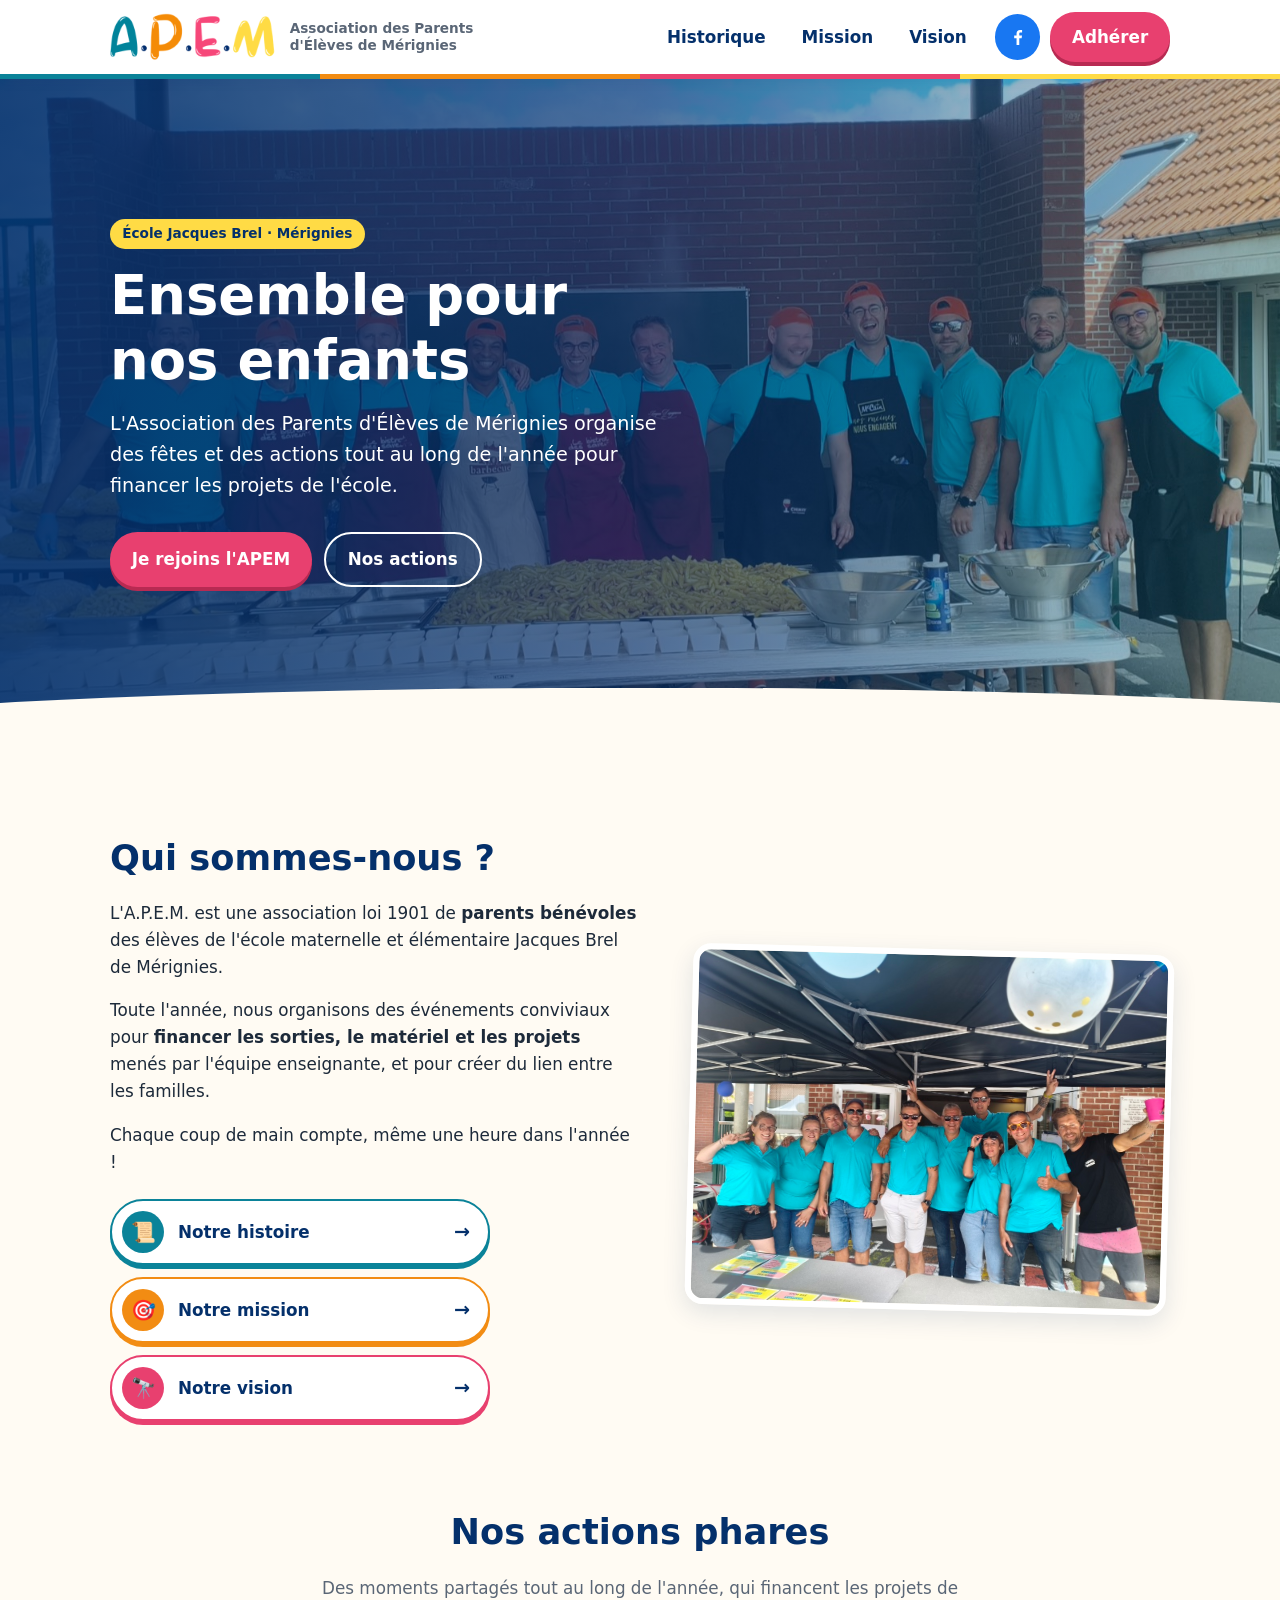
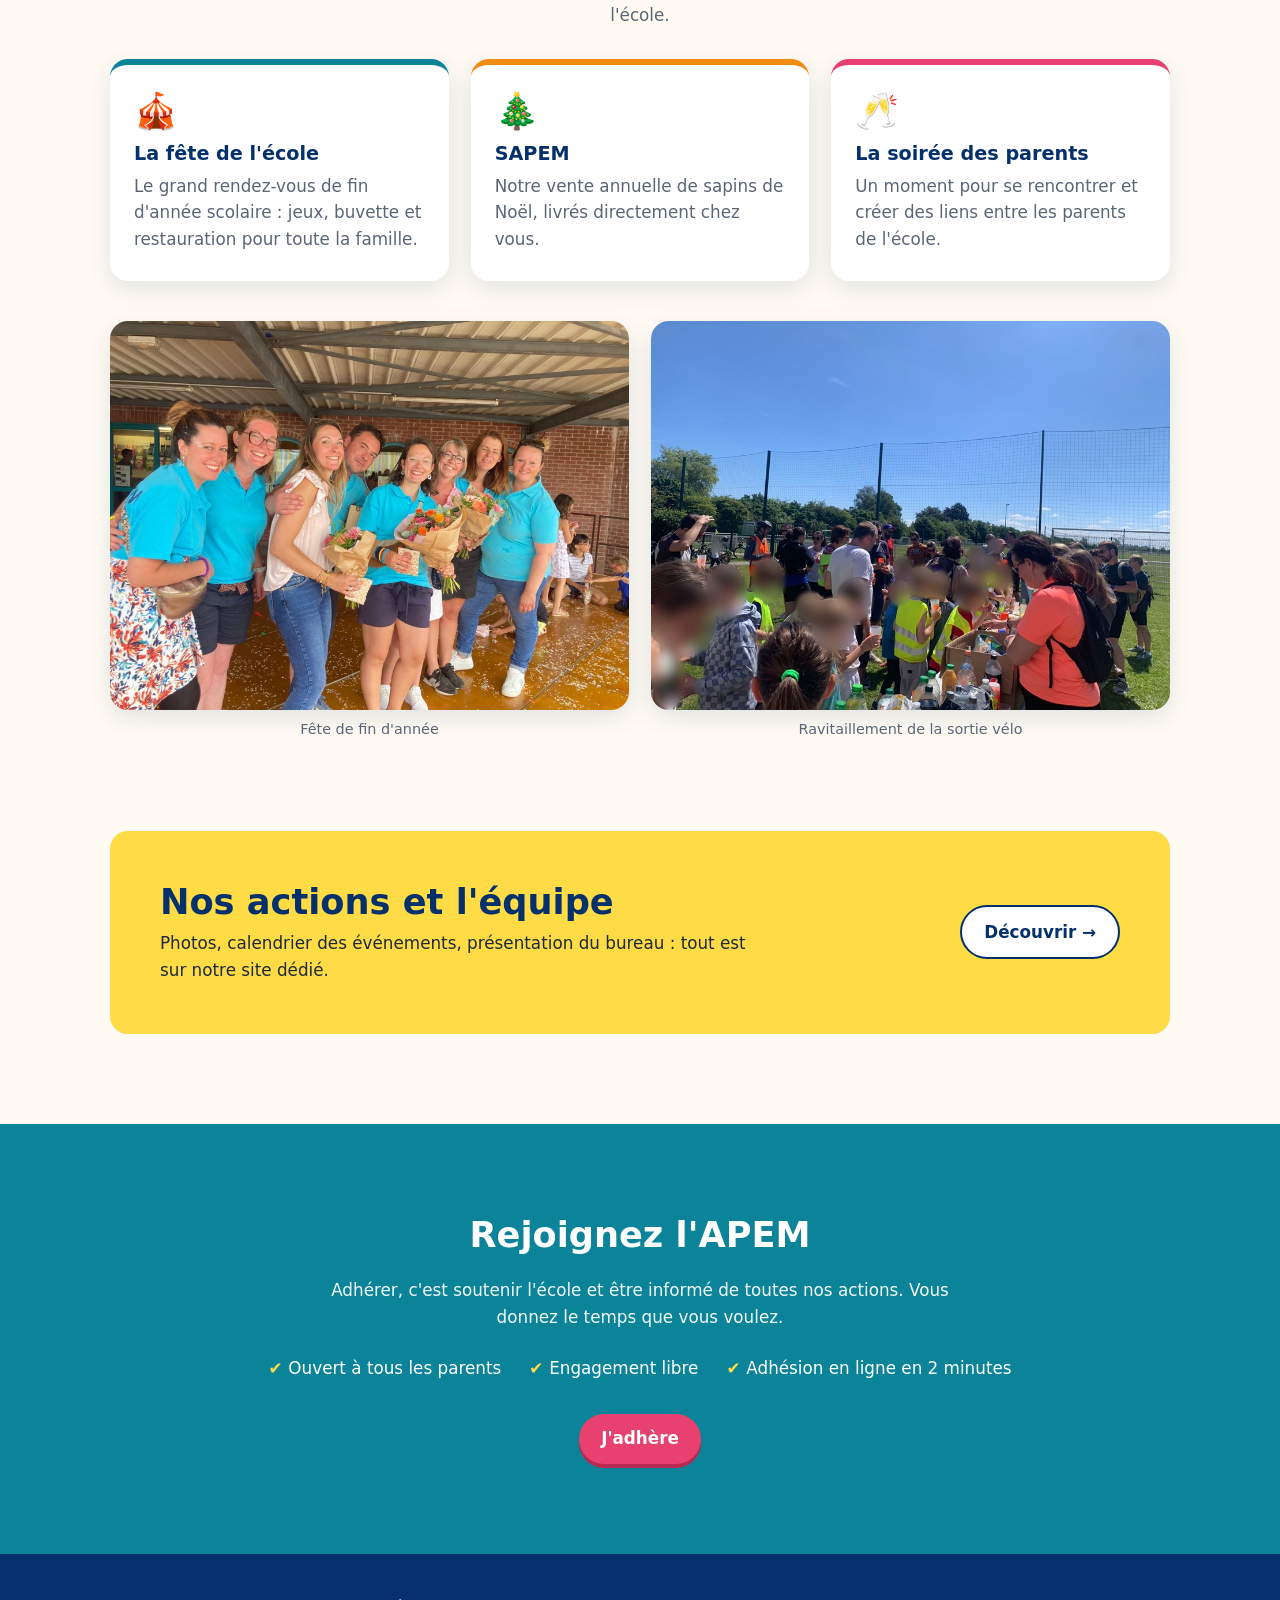
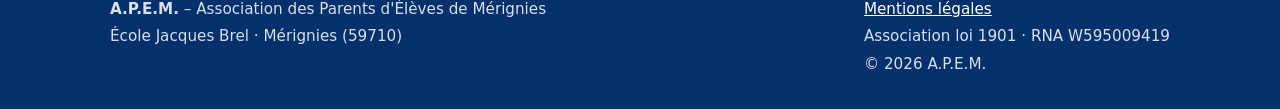
<file: index.html>
<!DOCTYPE html>
<html lang="fr">
<head>
  <meta charset="utf-8">
  <meta name="viewport" content="width=device-width, initial-scale=1">
  <title>A.P.E.M. – Association des Parents d'Élèves de Mérignies</title>
  <meta name="description" content="L'A.P.E.M. rassemble les parents d'élèves de l'école Jacques Brel de Mérignies : fêtes, sorties, projets pour les enfants. Rejoignez-nous !">
  <link rel="icon" type="image/png" href="assets/img/favicon.png">
  <link rel="stylesheet" href="assets/style.css">
  <meta property="og:title" content="A.P.E.M. – Parents d'Élèves de Mérignies">
  <meta property="og:description" content="Des parents qui s'engagent pour les enfants de l'école Jacques Brel.">
  <meta property="og:image" content="assets/img/hero.jpg">
</head>
<body>

<!-- ===== HEADER ===== -->
<header class="header">
  <div class="conteneur">
    <a class="logo" href="./" aria-label="A.P.E.M. – accueil">
      <img src="assets/img/logo.png" alt="A.P.E.M." width="166" height="48">
      <span>Association des Parents<br>d'Élèves de Mérignies</span>
    </a>
    <nav class="menu" aria-label="Menu principal">
      <a href="historique.html">Historique</a>
      <a href="mission.html">Mission</a>
      <a href="vision.html">Vision</a>
    </nav>
    <div class="actions-header">
      <a class="btn btn-facebook" href="https://www.facebook.com/groups/1533033094977660/" target="_blank" rel="noopener" aria-label="Notre groupe Facebook (nouvel onglet)">
        <svg viewBox="0 0 24 24" aria-hidden="true"><path d="M13.5 21v-7.5h2.6l.4-3h-3V8.6c0-.9.3-1.5 1.5-1.5h1.6V4.4c-.3 0-1.2-.1-2.3-.1-2.3 0-3.8 1.4-3.8 3.9v2.3H7.9v3h2.6V21h3z"/></svg>
      </a>
      <a class="btn btn-adherer" href="https://www.helloasso.com/associations/association-des-parents-d-eleves-de-merignies/adhesions/adhesion-apem-2026-2027" target="_blank" rel="noopener">Adhérer</a>
    </div>
  </div>
</header>

<main>

  <!-- ===== HERO ===== -->
  <section class="hero">
    <div class="conteneur">
      <span class="etiquette">École Jacques Brel · Mérignies</span>
      <h1>Ensemble pour nos enfants</h1>
      <p>L'Association des Parents d'Élèves de Mérignies organise des fêtes et des actions tout au long de l'année pour financer les projets de l'école.</p>
      <div class="boutons">
        <a class="btn btn-adherer" href="https://www.helloasso.com/associations/association-des-parents-d-eleves-de-merignies/adhesions/adhesion-apem-2026-2027" target="_blank" rel="noopener">Je rejoins l'APEM</a>
        <a class="btn btn-secondaire" href="https://sites.google.com/apemerignies.fr/apem/accueil" target="_blank" rel="noopener">Nos actions</a>
      </div>
    </div>
  </section>

  <!-- ===== QUI SOMMES-NOUS ===== -->
  <section>
    <div class="conteneur intro">
      <div>
        <h2>Qui sommes-nous ?</h2>
        <p>L'A.P.E.M. est une association loi 1901 de <strong>parents bénévoles</strong> des élèves de l'école maternelle et élémentaire Jacques Brel de Mérignies.</p>
        <p>Toute l'année, nous organisons des événements conviviaux pour <strong>financer les sorties, le matériel et les projets</strong> menés par l'équipe enseignante, et pour créer du lien entre les familles.</p>
        <p>Chaque coup de main compte, même une heure dans l'année !</p>
        <div class="liens-decouvrir">
          <a class="btn-decouvrir" style="--c: var(--canard)" href="historique.html"><span class="pastille" aria-hidden="true">📜</span>Notre histoire<span class="fleche" aria-hidden="true">→</span></a>
          <a class="btn-decouvrir" style="--c: var(--orange)" href="mission.html"><span class="pastille" aria-hidden="true">🎯</span>Notre mission<span class="fleche" aria-hidden="true">→</span></a>
          <a class="btn-decouvrir" style="--c: var(--rose)" href="vision.html"><span class="pastille" aria-hidden="true">🔭</span>Notre vision<span class="fleche" aria-hidden="true">→</span></a>
        </div>
      </div>
      <img src="assets/img/equipe-bar.jpg" alt="Les bénévoles de l'APEM au bar de la fête de l'école" width="1100" height="825" loading="lazy">
    </div>
  </section>

  <!-- ===== CE QUE NOUS FAISONS ===== -->
  <section class="sans-haut">
    <div class="conteneur centre">
      <h2>Nos actions phares</h2>
      <p>Des moments partagés tout au long de l'année, qui financent les projets de l'école.</p>
      <div class="cartes">
        <article class="carte" style="--c: var(--canard)">
          <div class="icone" aria-hidden="true">🎪</div>
          <h3>La fête de l'école</h3>
          <p>Le grand rendez-vous de fin d'année scolaire : jeux, buvette et restauration pour toute la famille.</p>
        </article>
        <article class="carte" style="--c: var(--orange)">
          <div class="icone" aria-hidden="true">🎄</div>
          <h3>SAPEM</h3>
          <p>Notre vente annuelle de sapins de Noël, livrés directement chez vous.</p>
        </article>
        <article class="carte" style="--c: var(--rose)">
          <div class="icone" aria-hidden="true">🥂</div>
          <h3>La soirée des parents</h3>
          <p>Un moment pour se rencontrer et créer des liens entre les parents de l'école.</p>
        </article>
      </div>
      <div class="galerie">
        <figure>
          <img src="assets/img/equipe-fete.jpg" alt="L'équipe de l'APEM à la fête de fin d'année" width="900" height="675" loading="lazy">
          <figcaption>Fête de fin d'année</figcaption>
        </figure>
        <figure>
          <img src="assets/img/rallye-velo.jpg" alt="Ravitaillement des enfants lors d'une sortie à vélo (visages floutés)" width="900" height="675" loading="lazy">
          <figcaption>Ravitaillement de la sortie vélo</figcaption>
        </figure>
      </div>
    </div>
  </section>

  <!-- ===== LIEN GOOGLE SITE ===== -->
  <section class="sans-haut">
    <div class="conteneur">
      <div class="bandeau">
        <div>
          <h2>Nos actions et l'équipe</h2>
          <p>Photos, calendrier des événements, présentation du bureau : tout est sur notre site dédié.</p>
        </div>
        <a class="btn btn-secondaire" href="https://sites.google.com/apemerignies.fr/apem/accueil" target="_blank" rel="noopener">Découvrir →</a>
      </div>
    </div>
  </section>

  <!-- ===== ADHÉSION ===== -->
  <section class="adhesion" id="adherer">
    <div class="conteneur centre">
      <h2>Rejoignez l'APEM</h2>
      <p>Adhérer, c'est soutenir l'école et être informé de toutes nos actions. Vous donnez le temps que vous voulez.</p>
      <ul>
        <li>Ouvert à tous les parents</li>
        <li>Engagement libre</li>
        <li>Adhésion en ligne en 2 minutes</li>
      </ul>
      <a class="btn btn-adherer" href="https://www.helloasso.com/associations/association-des-parents-d-eleves-de-merignies/adhesions/adhesion-apem-2026-2027" target="_blank" rel="noopener">J'adhère</a>
    </div>
  </section>

</main>

<!-- ===== FOOTER ===== -->
<footer class="footer">
  <div class="conteneur">
    <div>
      <p><strong>A.P.E.M.</strong> – Association des Parents d'Élèves de Mérignies</p>
      <p>École Jacques Brel · Mérignies (59710)</p>
    </div>
    <div>
      <p><a href="mentions-legales.html">Mentions légales</a></p>
      <p>Association loi 1901 · RNA W595009419</p>
      <p>© 2026 A.P.E.M.</p>
    </div>
  </div>
</footer>

</body>
</html>
</file>
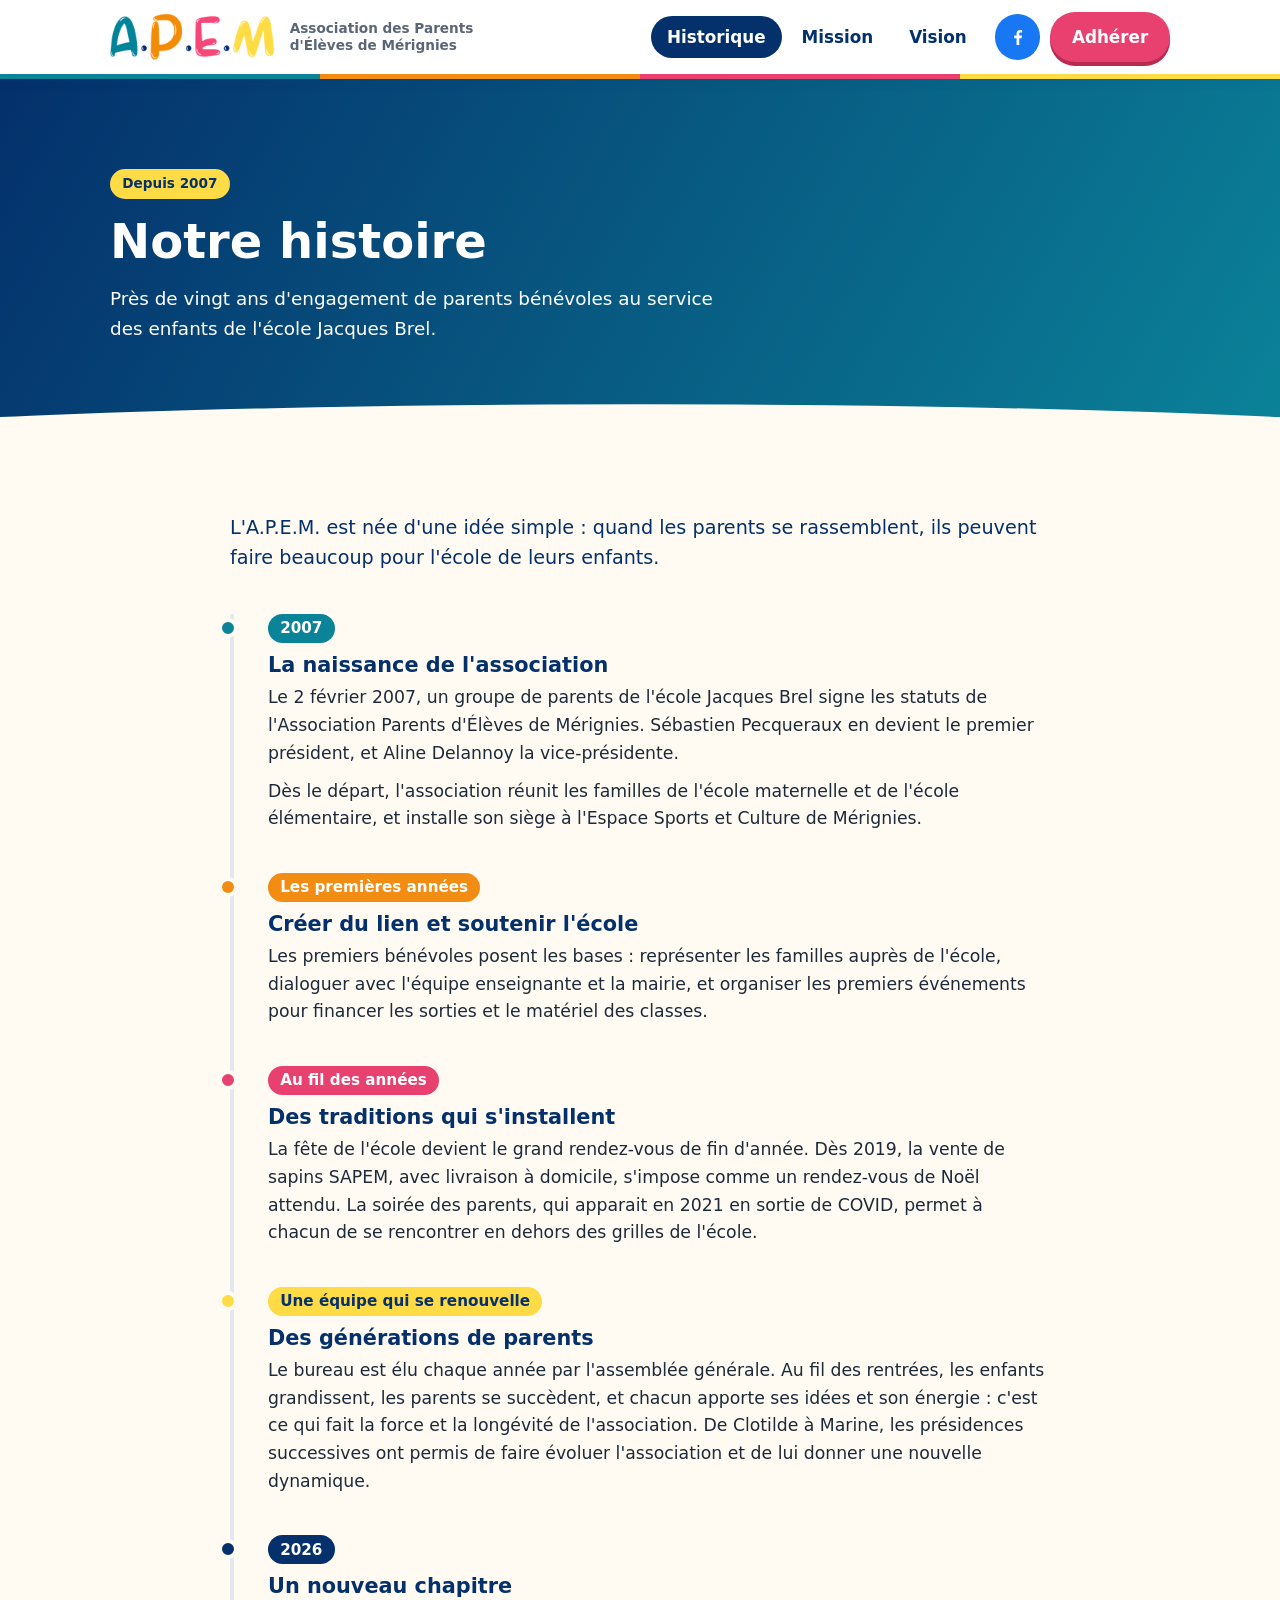
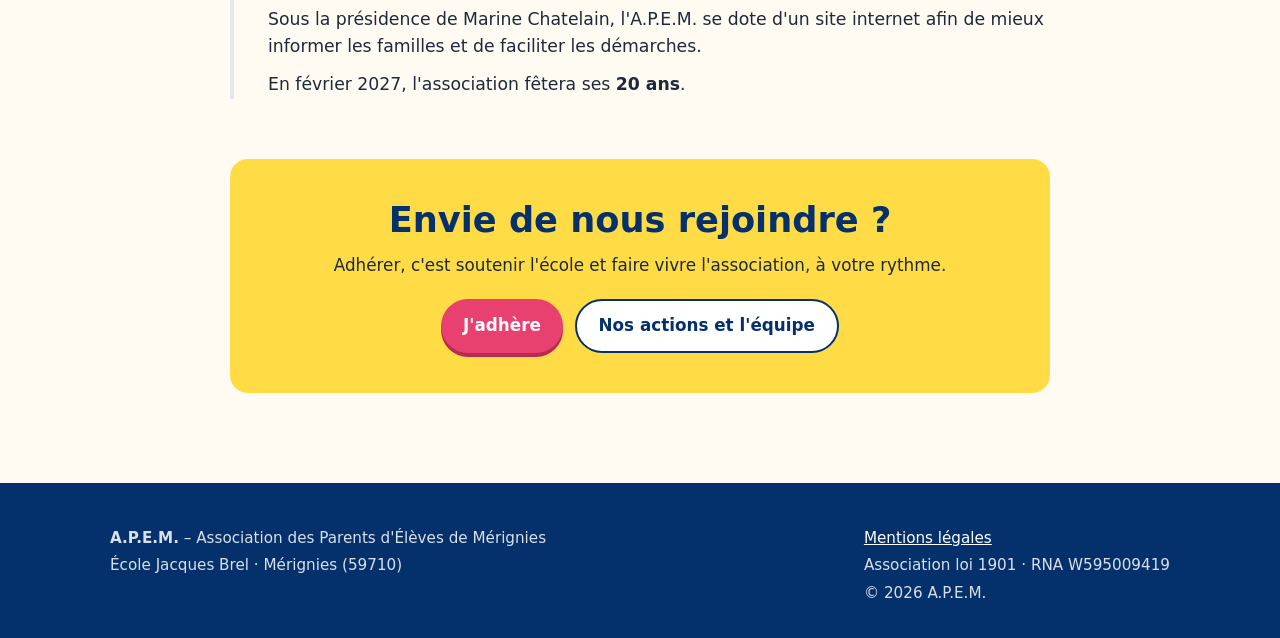
<file: historique.html>
<!DOCTYPE html>
<html lang="fr">
<head>
  <meta charset="utf-8">
  <meta name="viewport" content="width=device-width, initial-scale=1">
  <title>Historique – A.P.E.M. Mérignies</title>
  <meta name="description" content="L'histoire de l'A.P.E.M., l'association des parents d'élèves de l'école Jacques Brel de Mérignies, créée en 2007.">
  <link rel="icon" type="image/png" href="assets/img/favicon.png">
  <link rel="stylesheet" href="assets/style.css">
</head>
<body>

<header class="header">
  <div class="conteneur">
    <a class="logo" href="./" aria-label="A.P.E.M. – accueil">
      <img src="assets/img/logo.png" alt="A.P.E.M." width="166" height="48">
      <span>Association des Parents<br>d'Élèves de Mérignies</span>
    </a>
    <nav class="menu" aria-label="Menu principal">
      <a href="historique.html" aria-current="page">Historique</a>
      <a href="mission.html">Mission</a>
      <a href="vision.html">Vision</a>
    </nav>
    <div class="actions-header">
      <a class="btn btn-facebook" href="https://www.facebook.com/groups/1533033094977660/" target="_blank" rel="noopener" aria-label="Notre groupe Facebook (nouvel onglet)">
        <svg viewBox="0 0 24 24" aria-hidden="true"><path d="M13.5 21v-7.5h2.6l.4-3h-3V8.6c0-.9.3-1.5 1.5-1.5h1.6V4.4c-.3 0-1.2-.1-2.3-.1-2.3 0-3.8 1.4-3.8 3.9v2.3H7.9v3h2.6V21h3z"/></svg>
      </a>
      <a class="btn btn-adherer" href="https://www.helloasso.com/associations/association-des-parents-d-eleves-de-merignies/adhesions/adhesion-apem-2026-2027" target="_blank" rel="noopener">Adhérer</a>
    </div>
  </div>
</header>

<main>
  <section class="entete-page">
    <div class="conteneur">
      <span class="etiquette">Depuis 2007</span>
      <h1>Notre histoire</h1>
      <p>Près de vingt ans d'engagement de parents bénévoles au service des enfants de l'école Jacques Brel.</p>
    </div>
  </section>

  <section>
    <div class="conteneur contenu">
      <p class="chapo">L'A.P.E.M. est née d'une idée simple : quand les parents se rassemblent, ils peuvent faire beaucoup pour l'école de leurs enfants.</p>

      <ol class="frise">
        <li style="--c: var(--canard)">
          <span class="date">2007</span>
          <h3>La naissance de l'association</h3>
          <p>Le 2 février 2007, un groupe de parents de l'école Jacques Brel signe les statuts de l'Association Parents d'Élèves de Mérignies. Sébastien Pecqueraux en devient le premier président, et Aline Delannoy la vice-présidente.</p>
          <p>Dès le départ, l'association réunit les familles de l'école maternelle et de l'école élémentaire, et installe son siège à l'Espace Sports et Culture de Mérignies.</p>
        </li>
        <li style="--c: var(--orange)">
          <span class="date">Les premières années</span>
          <h3>Créer du lien et soutenir l'école</h3>
          <p>Les premiers bénévoles posent les bases : représenter les familles auprès de l'école, dialoguer avec l'équipe enseignante et la mairie, et organiser les premiers événements pour financer les sorties et le matériel des classes.</p>
        </li>
        <li style="--c: var(--rose)">
          <span class="date">Au fil des années</span>
          <h3>Des traditions qui s'installent</h3>
          <p>La fête de l'école devient le grand rendez-vous de fin d'année. Dès 2019, la vente de sapins SAPEM, avec livraison à domicile, s'impose comme un rendez-vous de Noël attendu. La soirée des parents, qui apparait en 2021 en sortie de COVID, permet à chacun de se rencontrer en dehors des grilles de l'école.</p>
        </li>
        <li style="--c: var(--jaune); --t: var(--marine)">
          <span class="date">Une équipe qui se renouvelle</span>
          <h3>Des générations de parents</h3>
          <p>Le bureau est élu chaque année par l'assemblée générale. Au fil des rentrées, les enfants grandissent, les parents se succèdent, et chacun apporte ses idées et son énergie : c'est ce qui fait la force et la longévité de l'association. De Clotilde à Marine, les présidences successives ont permis de faire évoluer l'association et de lui donner une nouvelle dynamique.</p>
        </li>
        <li style="--c: var(--marine)">
          <span class="date">2026</span>
          <h3>Un nouveau chapitre</h3>
          <p>Sous la présidence de Marine Chatelain, l'A.P.E.M. se dote d'un site internet afin de mieux informer les familles et de faciliter les démarches.</p>
          <p>En février 2027, l'association fêtera ses <strong>20 ans</strong>.</p>
        </li>
      </ol>
    <div class="cta-page">
      <h2>Envie de nous rejoindre ?</h2>
      <p>Adhérer, c'est soutenir l'école et faire vivre l'association, à votre rythme.</p>
      <div class="boutons">
        <a class="btn btn-adherer" href="https://www.helloasso.com/associations/association-des-parents-d-eleves-de-merignies/adhesions/adhesion-apem-2026-2027" target="_blank" rel="noopener">J'adhère</a>
        <a class="btn btn-secondaire" href="https://sites.google.com/apemerignies.fr/apem/accueil" target="_blank" rel="noopener">Nos actions et l'équipe</a>
      </div>
    </div>
    </div>
  </section>
</main>

<footer class="footer">
  <div class="conteneur">
    <div>
      <p><strong>A.P.E.M.</strong> – Association des Parents d'Élèves de Mérignies</p>
      <p>École Jacques Brel · Mérignies (59710)</p>
    </div>
    <div>
      <p><a href="mentions-legales.html">Mentions légales</a></p>
      <p>Association loi 1901 · RNA W595009419</p>
      <p>© 2026 A.P.E.M.</p>
    </div>
  </div>
</footer>

</body>
</html>
</file>
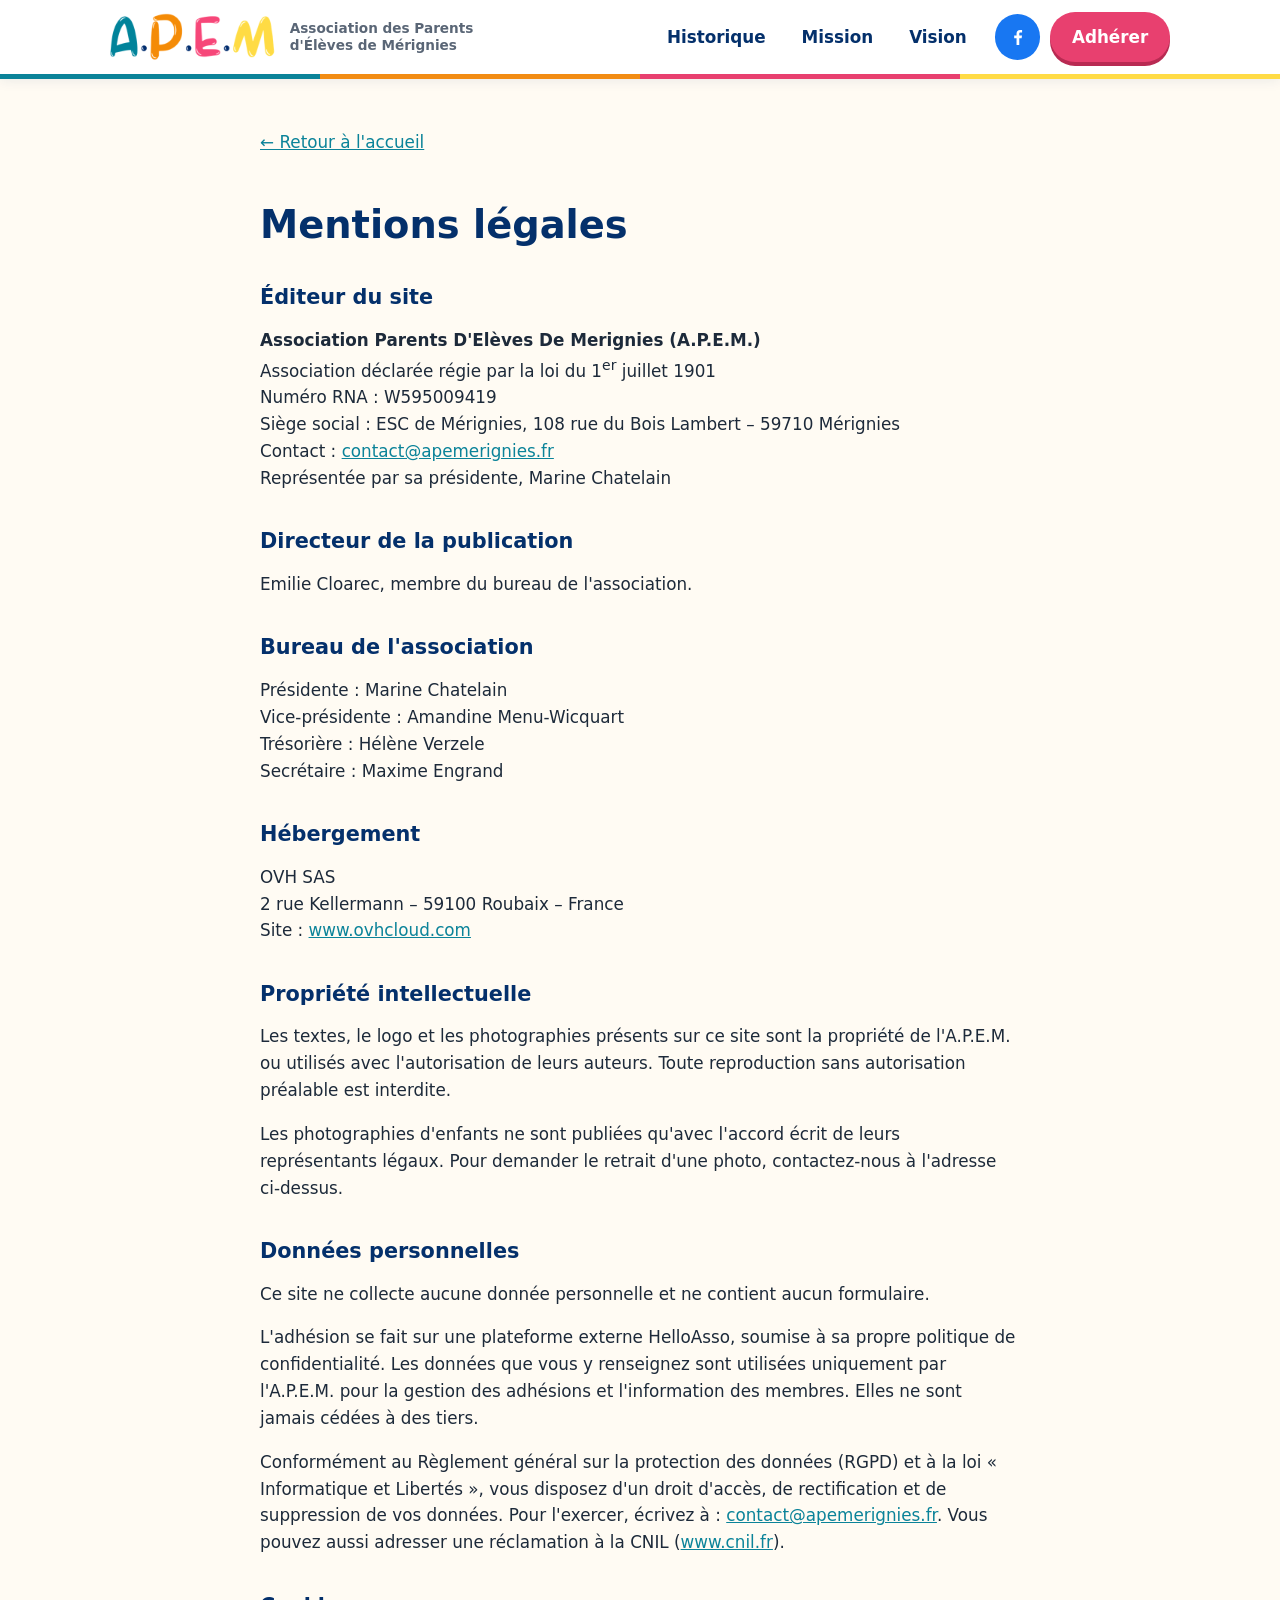
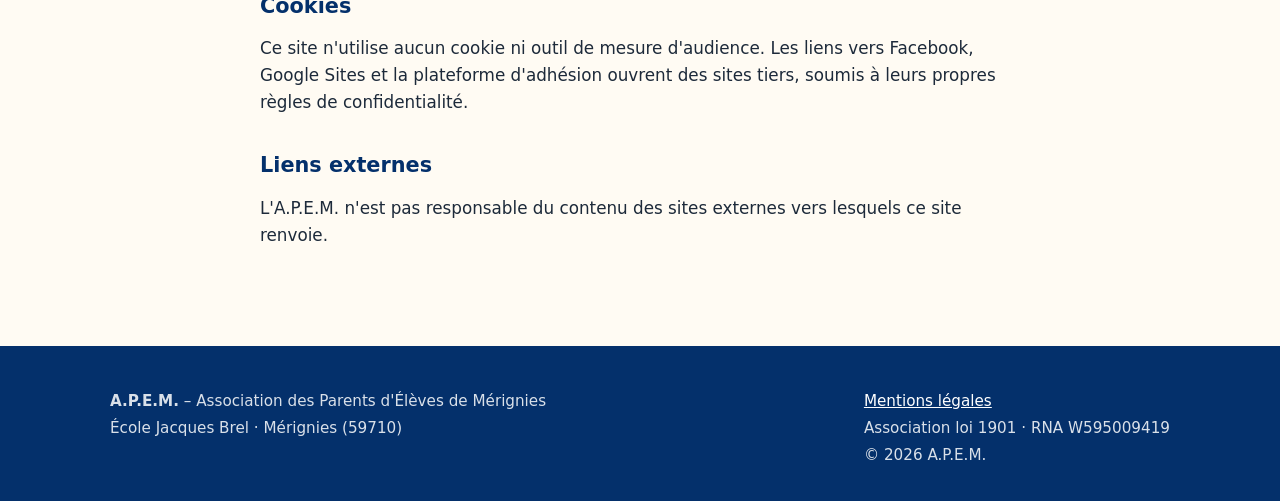
<file: mentions-legales.html>
<!DOCTYPE html>
<html lang="fr">
<head>
  <meta charset="utf-8">
  <meta name="viewport" content="width=device-width, initial-scale=1">
  <title>Mentions légales – A.P.E.M.</title>
  <meta name="robots" content="noindex">
  <link rel="icon" type="image/png" href="assets/img/favicon.png">
  <link rel="stylesheet" href="assets/style.css">
</head>
<body>

<header class="header">
  <div class="conteneur">
    <a class="logo" href="./" aria-label="A.P.E.M. – accueil">
      <img src="assets/img/logo.png" alt="A.P.E.M." width="166" height="48">
      <span>Association des Parents<br>d'Élèves de Mérignies</span>
    </a>
    <nav class="menu" aria-label="Menu principal">
      <a href="historique.html">Historique</a>
      <a href="mission.html">Mission</a>
      <a href="vision.html">Vision</a>
    </nav>
    <div class="actions-header">
      <a class="btn btn-facebook" href="https://www.facebook.com/groups/1533033094977660/" target="_blank" rel="noopener" aria-label="Notre groupe Facebook (nouvel onglet)">
        <svg viewBox="0 0 24 24" aria-hidden="true"><path d="M13.5 21v-7.5h2.6l.4-3h-3V8.6c0-.9.3-1.5 1.5-1.5h1.6V4.4c-.3 0-1.2-.1-2.3-.1-2.3 0-3.8 1.4-3.8 3.9v2.3H7.9v3h2.6V21h3z"/></svg>
      </a>
      <a class="btn btn-adherer" href="https://www.helloasso.com/associations/association-des-parents-d-eleves-de-merignies/adhesions/adhesion-apem-2026-2027" target="_blank" rel="noopener">Adhérer</a>
    </div>
  </div>
</header>

<main class="conteneur page">
  <a class="retour" href="./">← Retour à l'accueil</a>
  <h1>Mentions légales</h1>

  <h2>Éditeur du site</h2>
  <p>
    <strong>Association Parents D'Elèves De Merignies (A.P.E.M.)</strong><br>
    Association déclarée régie par la loi du 1<sup>er</sup> juillet 1901<br>
    Numéro RNA : W595009419<br>
    Siège social : ESC de Mérignies, 108 rue du Bois Lambert – 59710 Mérignies<br>
    Contact : <a href="mailto:contact@apemerignies.fr">contact@apemerignies.fr</a><br>
    Représentée par sa présidente, Marine Chatelain
  </p>

  <h2>Directeur de la publication</h2>
  <p>Emilie Cloarec, membre du bureau de l'association.</p>

  <h2>Bureau de l'association</h2>
  <p>
    Présidente : Marine Chatelain<br>
    Vice-présidente : Amandine Menu-Wicquart<br>
    Trésorière : Hélène Verzele<br>
    Secrétaire : Maxime Engrand
  </p>

  <h2>Hébergement</h2>
  <p>
    OVH SAS<br>
    2 rue Kellermann – 59100 Roubaix – France<br>
    Site : <a href="https://www.ovhcloud.com" target="_blank" rel="noopener">www.ovhcloud.com</a>
  </p>

  <h2>Propriété intellectuelle</h2>
  <p>Les textes, le logo et les photographies présents sur ce site sont la propriété de l'A.P.E.M. ou utilisés avec l'autorisation de leurs auteurs. Toute reproduction sans autorisation préalable est interdite.</p>
  <p>Les photographies d'enfants ne sont publiées qu'avec l'accord écrit de leurs représentants légaux. Pour demander le retrait d'une photo, contactez-nous à l'adresse ci-dessus.</p>

  <h2>Données personnelles</h2>
  <p>Ce site ne collecte aucune donnée personnelle et ne contient aucun formulaire.</p>
  <p>L'adhésion se fait sur une plateforme externe HelloAsso, soumise à sa propre politique de confidentialité. Les données que vous y renseignez sont utilisées uniquement par l'A.P.E.M. pour la gestion des adhésions et l'information des membres. Elles ne sont jamais cédées à des tiers.</p>
  <p>Conformément au Règlement général sur la protection des données (RGPD) et à la loi « Informatique et Libertés », vous disposez d'un droit d'accès, de rectification et de suppression de vos données. Pour l'exercer, écrivez à : <a href="mailto:contact@apemerignies.fr">contact@apemerignies.fr</a>. Vous pouvez aussi adresser une réclamation à la CNIL (<a href="https://www.cnil.fr" target="_blank" rel="noopener">www.cnil.fr</a>).</p>

  <h2>Cookies</h2>
  <p>Ce site n'utilise aucun cookie ni outil de mesure d'audience. Les liens vers Facebook, Google Sites et la plateforme d'adhésion ouvrent des sites tiers, soumis à leurs propres règles de confidentialité.</p>

  <h2>Liens externes</h2>
  <p>L'A.P.E.M. n'est pas responsable du contenu des sites externes vers lesquels ce site renvoie.</p>
</main>

<footer class="footer">
  <div class="conteneur">
    <div>
      <p><strong>A.P.E.M.</strong> – Association des Parents d'Élèves de Mérignies</p>
      <p>École Jacques Brel · Mérignies (59710)</p>
    </div>
    <div>
      <p><a href="mentions-legales.html">Mentions légales</a></p>
      <p>Association loi 1901 · RNA W595009419</p>
      <p>© 2026 A.P.E.M.</p>
    </div>
  </div>
</footer>

</body>
</html>
</file>
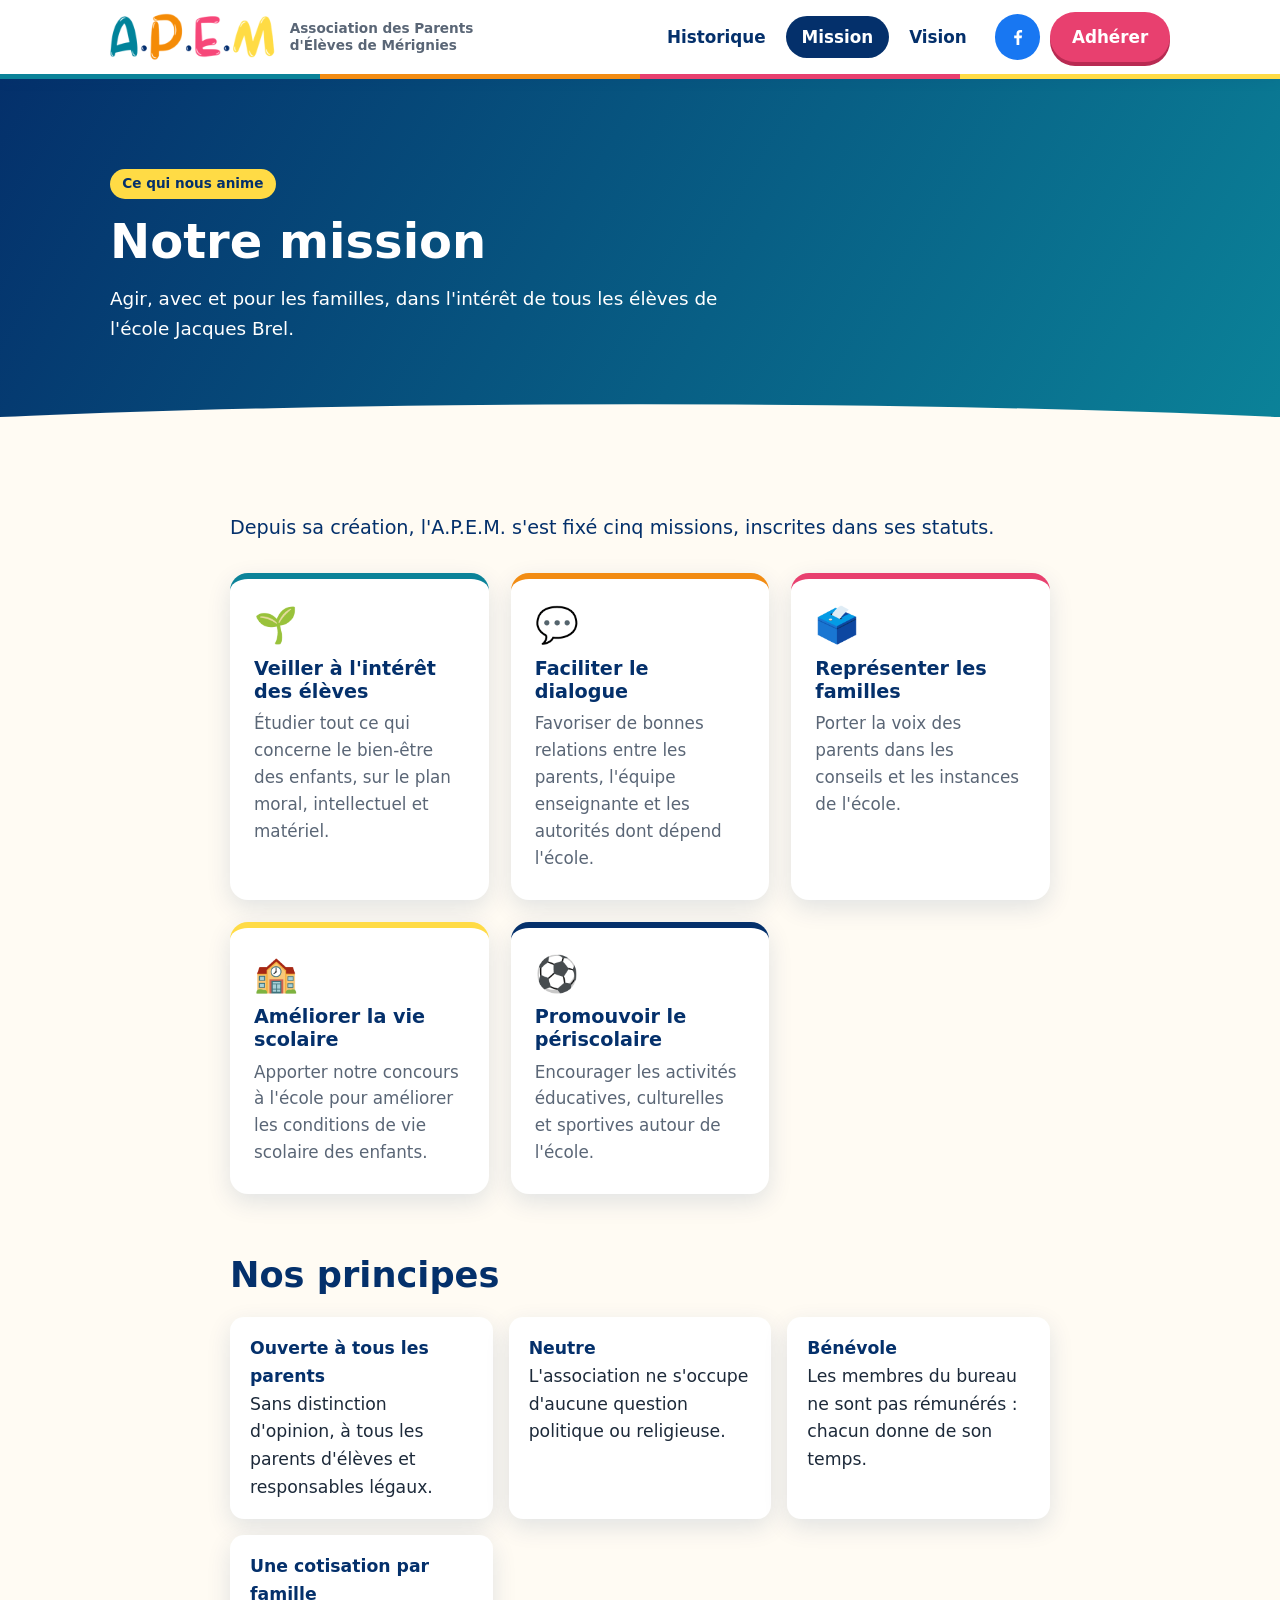
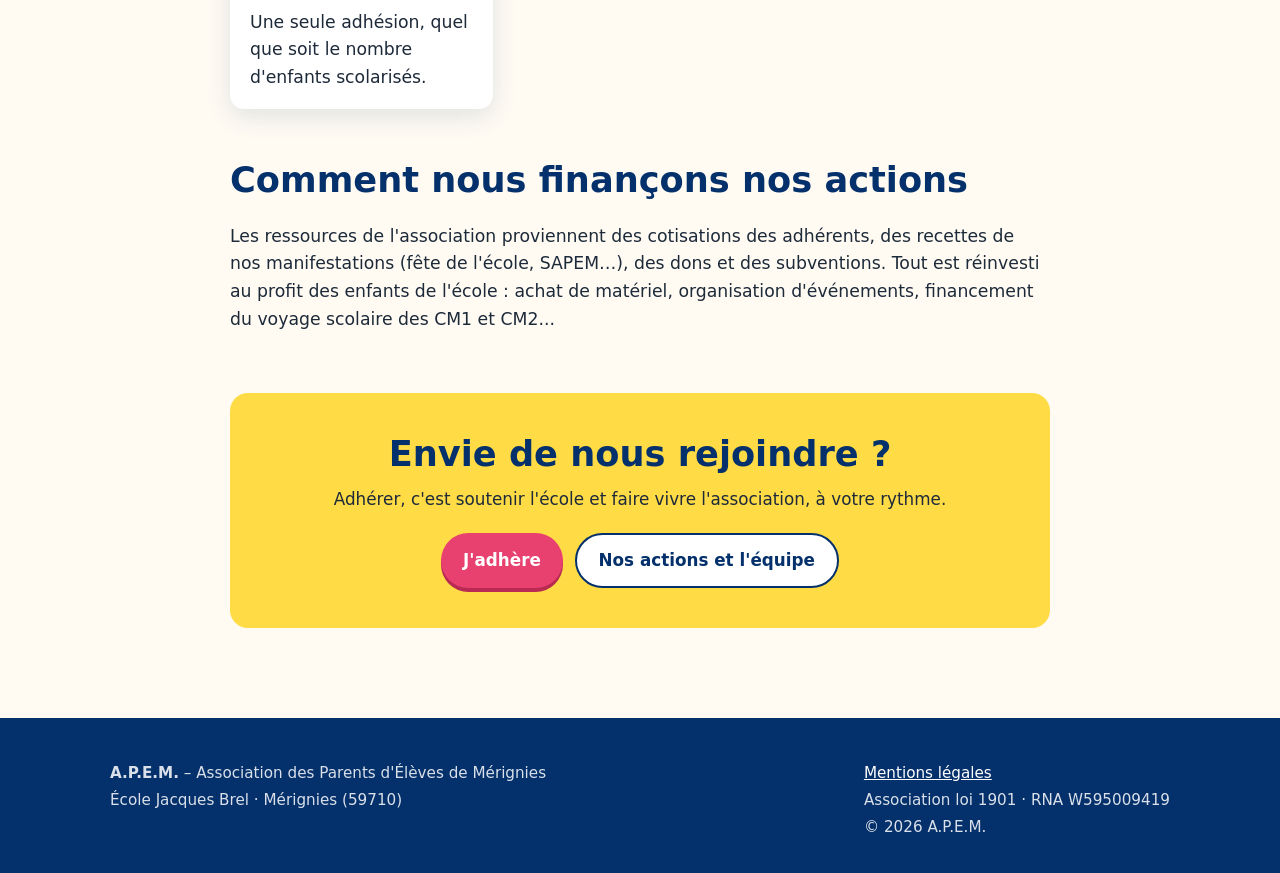
<file: mission.html>
<!DOCTYPE html>
<html lang="fr">
<head>
  <meta charset="utf-8">
  <meta name="viewport" content="width=device-width, initial-scale=1">
  <title>Mission – A.P.E.M. Mérignies</title>
  <meta name="description" content="Les missions de l'A.P.E.M. : défendre l'intérêt des élèves, représenter les familles et améliorer la vie scolaire à l'école Jacques Brel de Mérignies.">
  <link rel="icon" type="image/png" href="assets/img/favicon.png">
  <link rel="stylesheet" href="assets/style.css">
</head>
<body>

<header class="header">
  <div class="conteneur">
    <a class="logo" href="./" aria-label="A.P.E.M. – accueil">
      <img src="assets/img/logo.png" alt="A.P.E.M." width="166" height="48">
      <span>Association des Parents<br>d'Élèves de Mérignies</span>
    </a>
    <nav class="menu" aria-label="Menu principal">
      <a href="historique.html">Historique</a>
      <a href="mission.html" aria-current="page">Mission</a>
      <a href="vision.html">Vision</a>
    </nav>
    <div class="actions-header">
      <a class="btn btn-facebook" href="https://www.facebook.com/groups/1533033094977660/" target="_blank" rel="noopener" aria-label="Notre groupe Facebook (nouvel onglet)">
        <svg viewBox="0 0 24 24" aria-hidden="true"><path d="M13.5 21v-7.5h2.6l.4-3h-3V8.6c0-.9.3-1.5 1.5-1.5h1.6V4.4c-.3 0-1.2-.1-2.3-.1-2.3 0-3.8 1.4-3.8 3.9v2.3H7.9v3h2.6V21h3z"/></svg>
      </a>
      <a class="btn btn-adherer" href="https://www.helloasso.com/associations/association-des-parents-d-eleves-de-merignies/adhesions/adhesion-apem-2026-2027" target="_blank" rel="noopener">Adhérer</a>
    </div>
  </div>
</header>

<main>
  <section class="entete-page">
    <div class="conteneur">
      <span class="etiquette">Ce qui nous anime</span>
      <h1>Notre mission</h1>
      <p>Agir, avec et pour les familles, dans l'intérêt de tous les élèves de l'école Jacques Brel.</p>
    </div>
  </section>

  <section>
    <div class="conteneur contenu">
      <p class="chapo">Depuis sa création, l'A.P.E.M. s'est fixé cinq missions, inscrites dans ses statuts.</p>

      <div class="cartes">
        <article class="carte" style="--c: var(--canard)">
          <div class="icone" aria-hidden="true">🌱</div>
          <h3>Veiller à l'intérêt des élèves</h3>
          <p>Étudier tout ce qui concerne le bien-être des enfants, sur le plan moral, intellectuel et matériel.</p>
        </article>
        <article class="carte" style="--c: var(--orange)">
          <div class="icone" aria-hidden="true">💬</div>
          <h3>Faciliter le dialogue</h3>
          <p>Favoriser de bonnes relations entre les parents, l'équipe enseignante et les autorités dont dépend l'école.</p>
        </article>
        <article class="carte" style="--c: var(--rose)">
          <div class="icone" aria-hidden="true">🗳️</div>
          <h3>Représenter les familles</h3>
          <p>Porter la voix des parents dans les conseils et les instances de l'école.</p>
        </article>
        <article class="carte" style="--c: var(--jaune)">
          <div class="icone" aria-hidden="true">🏫</div>
          <h3>Améliorer la vie scolaire</h3>
          <p>Apporter notre concours à l'école pour améliorer les conditions de vie scolaire des enfants.</p>
        </article>
        <article class="carte" style="--c: var(--marine)">
          <div class="icone" aria-hidden="true">⚽</div>
          <h3>Promouvoir le périscolaire</h3>
          <p>Encourager les activités éducatives, culturelles et sportives autour de l'école.</p>
        </article>
      </div>

      <h2 style="margin-top:60px">Nos principes</h2>
      <ul class="principes">
        <li><strong>Ouverte à tous les parents</strong>Sans distinction d'opinion, à tous les parents d'élèves et responsables légaux.</li>
        <li><strong>Neutre</strong>L'association ne s'occupe d'aucune question politique ou religieuse.</li>
        <li><strong>Bénévole</strong>Les membres du bureau ne sont pas rémunérés : chacun donne de son temps.</li>
        <li><strong>Une cotisation par famille</strong>Une seule adhésion, quel que soit le nombre d'enfants scolarisés.</li>
      </ul>

      <h2 style="margin-top:50px">Comment nous finançons nos actions</h2>
      <p>Les ressources de l'association proviennent des cotisations des adhérents, des recettes de nos manifestations (fête de l'école, SAPEM…), des dons et des subventions. Tout est réinvesti au profit des enfants de l'école : achat de matériel, organisation d'événements, financement du voyage scolaire des CM1 et CM2...</p>
    <div class="cta-page">
      <h2>Envie de nous rejoindre ?</h2>
      <p>Adhérer, c'est soutenir l'école et faire vivre l'association, à votre rythme.</p>
      <div class="boutons">
        <a class="btn btn-adherer" href="https://www.helloasso.com/associations/association-des-parents-d-eleves-de-merignies/adhesions/adhesion-apem-2026-2027" target="_blank" rel="noopener">J'adhère</a>
        <a class="btn btn-secondaire" href="https://sites.google.com/apemerignies.fr/apem/accueil" target="_blank" rel="noopener">Nos actions et l'équipe</a>
      </div>
    </div>
    </div>
  </section>
</main>

<footer class="footer">
  <div class="conteneur">
    <div>
      <p><strong>A.P.E.M.</strong> – Association des Parents d'Élèves de Mérignies</p>
      <p>École Jacques Brel · Mérignies (59710)</p>
    </div>
    <div>
      <p><a href="mentions-legales.html">Mentions légales</a></p>
      <p>Association loi 1901 · RNA W595009419</p>
      <p>© 2026 A.P.E.M.</p>
    </div>
  </div>
</footer>

</body>
</html>
</file>
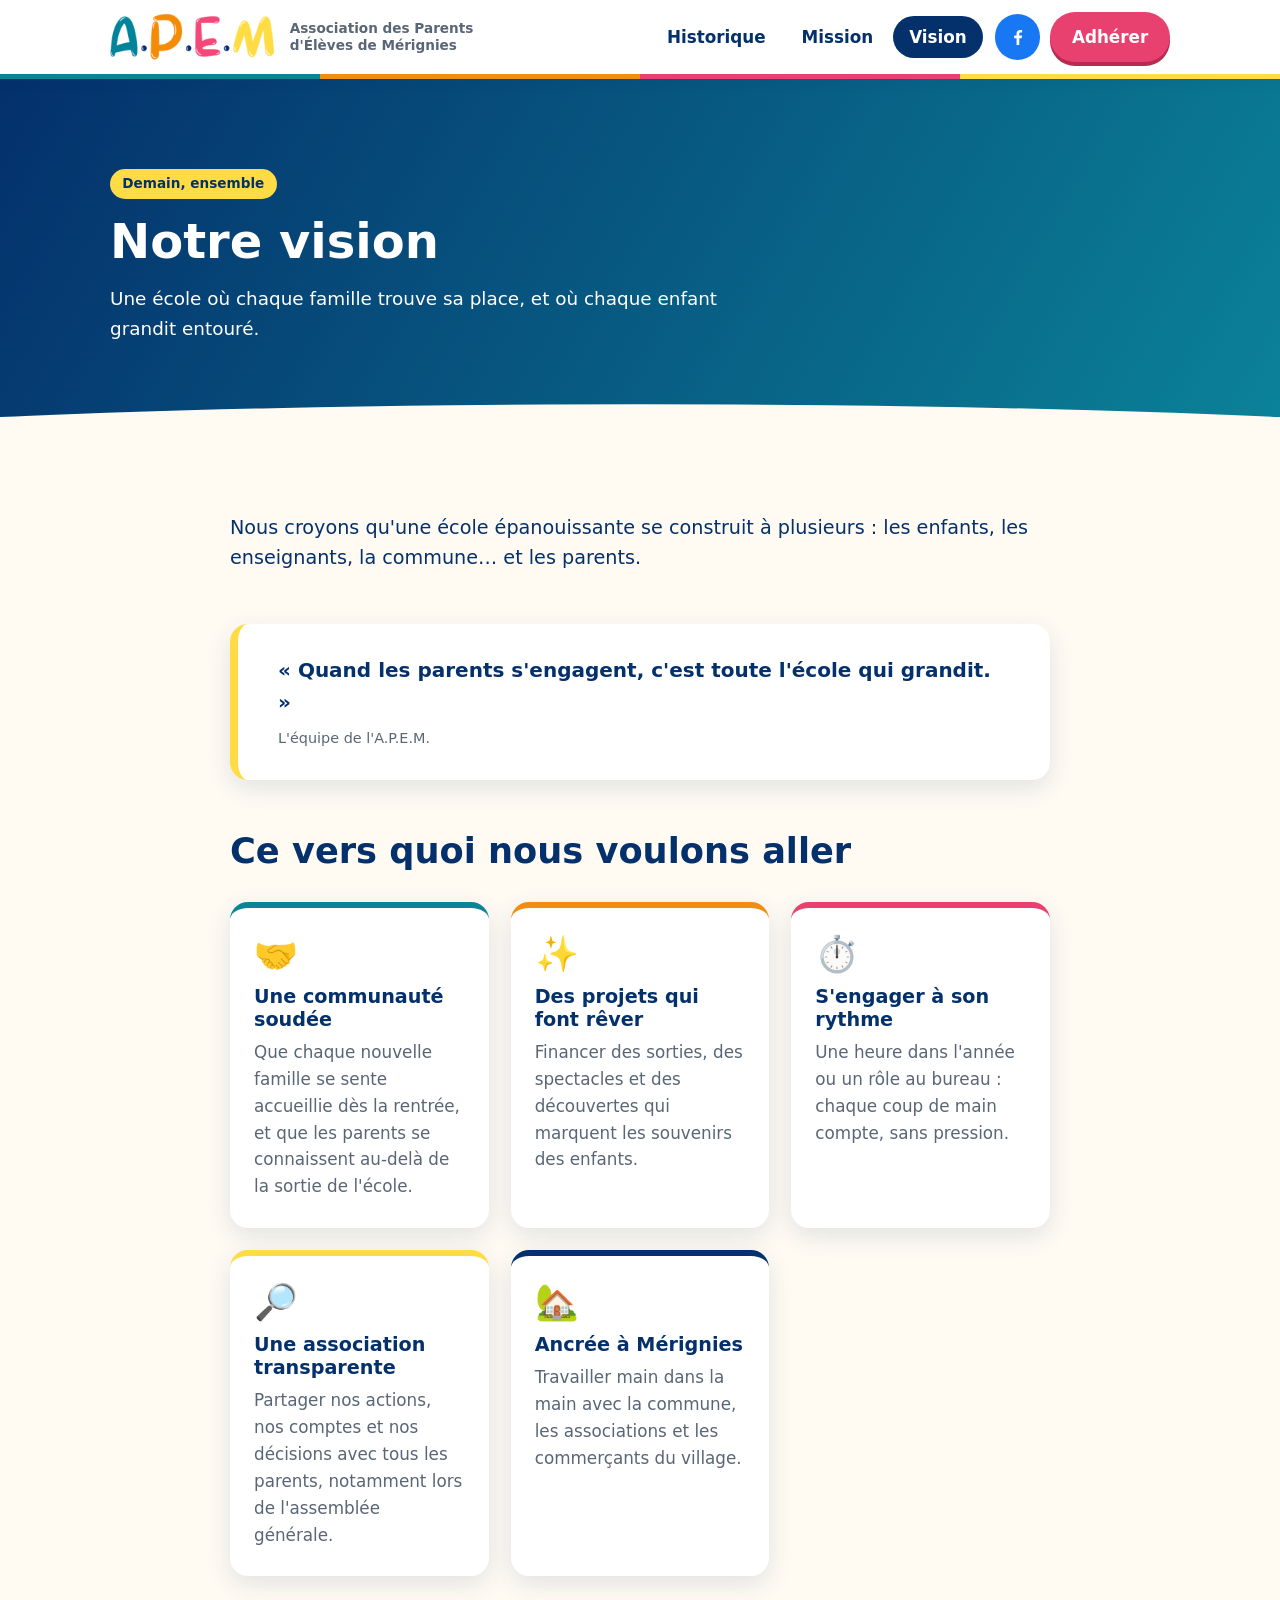
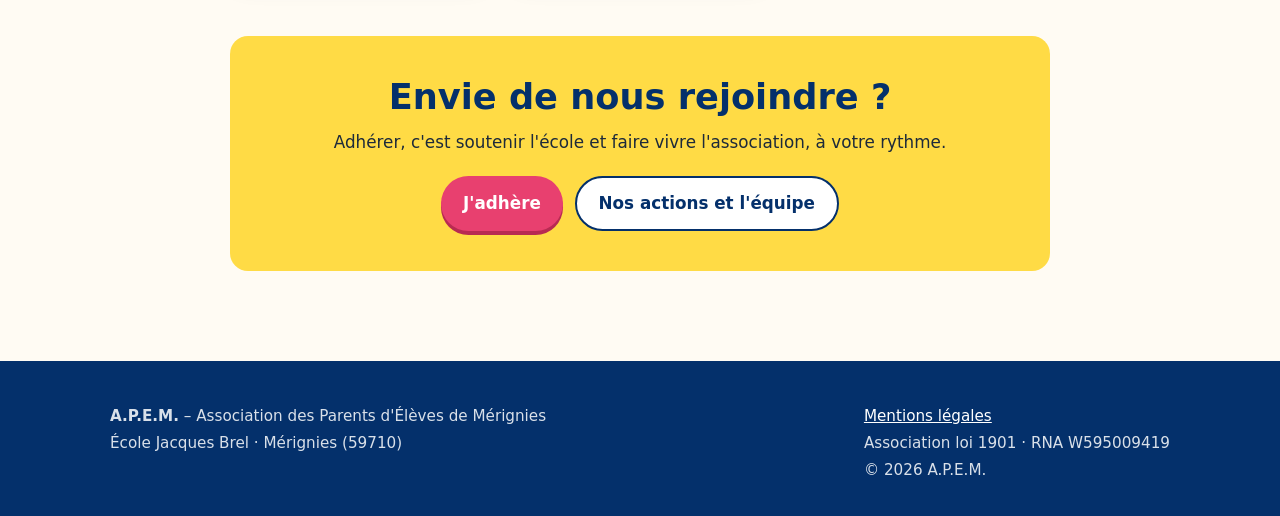
<file: vision.html>
<!DOCTYPE html>
<html lang="fr">
<head>
  <meta charset="utf-8">
  <meta name="viewport" content="width=device-width, initial-scale=1">
  <title>Vision – A.P.E.M. Mérignies</title>
  <meta name="description" content="La vision de l'A.P.E.M. : une école où chaque famille trouve sa place et où chaque enfant peut s'épanouir.">
  <link rel="icon" type="image/png" href="assets/img/favicon.png">
  <link rel="stylesheet" href="assets/style.css">
</head>
<body>

<header class="header">
  <div class="conteneur">
    <a class="logo" href="./" aria-label="A.P.E.M. – accueil">
      <img src="assets/img/logo.png" alt="A.P.E.M." width="166" height="48">
      <span>Association des Parents<br>d'Élèves de Mérignies</span>
    </a>
    <nav class="menu" aria-label="Menu principal">
      <a href="historique.html">Historique</a>
      <a href="mission.html">Mission</a>
      <a href="vision.html" aria-current="page">Vision</a>
    </nav>
    <div class="actions-header">
      <a class="btn btn-facebook" href="https://www.facebook.com/groups/1533033094977660/" target="_blank" rel="noopener" aria-label="Notre groupe Facebook (nouvel onglet)">
        <svg viewBox="0 0 24 24" aria-hidden="true"><path d="M13.5 21v-7.5h2.6l.4-3h-3V8.6c0-.9.3-1.5 1.5-1.5h1.6V4.4c-.3 0-1.2-.1-2.3-.1-2.3 0-3.8 1.4-3.8 3.9v2.3H7.9v3h2.6V21h3z"/></svg>
      </a>
      <a class="btn btn-adherer" href="https://www.helloasso.com/associations/association-des-parents-d-eleves-de-merignies/adhesions/adhesion-apem-2026-2027" target="_blank" rel="noopener">Adhérer</a>
    </div>
  </div>
</header>

<main>
  <section class="entete-page">
    <div class="conteneur">
      <span class="etiquette">Demain, ensemble</span>
      <h1>Notre vision</h1>
      <p>Une école où chaque famille trouve sa place, et où chaque enfant grandit entouré.</p>
    </div>
  </section>

  <section>
    <div class="conteneur contenu">
      <p class="chapo">Nous croyons qu'une école épanouissante se construit à plusieurs : les enfants, les enseignants, la commune… et les parents.</p>

      <div class="citation">
        « Quand les parents s'engagent, c'est toute l'école qui grandit. »
        <small>L'équipe de l'A.P.E.M.</small>
      </div>

      <h2>Ce vers quoi nous voulons aller</h2>
      <div class="cartes">
        <article class="carte" style="--c: var(--canard)">
          <div class="icone" aria-hidden="true">🤝</div>
          <h3>Une communauté soudée</h3>
          <p>Que chaque nouvelle famille se sente accueillie dès la rentrée, et que les parents se connaissent au-delà de la sortie de l'école.</p>
        </article>
        <article class="carte" style="--c: var(--orange)">
          <div class="icone" aria-hidden="true">✨</div>
          <h3>Des projets qui font rêver</h3>
          <p>Financer des sorties, des spectacles et des découvertes qui marquent les souvenirs des enfants.</p>
        </article>
        <article class="carte" style="--c: var(--rose)">
          <div class="icone" aria-hidden="true">⏱️</div>
          <h3>S'engager à son rythme</h3>
          <p>Une heure dans l'année ou un rôle au bureau : chaque coup de main compte, sans pression.</p>
        </article>
        <article class="carte" style="--c: var(--jaune)">
          <div class="icone" aria-hidden="true">🔎</div>
          <h3>Une association transparente</h3>
          <p>Partager nos actions, nos comptes et nos décisions avec tous les parents, notamment lors de l'assemblée générale.</p>
        </article>
        <article class="carte" style="--c: var(--marine)">
          <div class="icone" aria-hidden="true">🏡</div>
          <h3>Ancrée à Mérignies</h3>
          <p>Travailler main dans la main avec la commune, les associations et les commerçants du village.</p>
        </article>
      </div>
    <div class="cta-page">
      <h2>Envie de nous rejoindre ?</h2>
      <p>Adhérer, c'est soutenir l'école et faire vivre l'association, à votre rythme.</p>
      <div class="boutons">
        <a class="btn btn-adherer" href="https://www.helloasso.com/associations/association-des-parents-d-eleves-de-merignies/adhesions/adhesion-apem-2026-2027" target="_blank" rel="noopener">J'adhère</a>
        <a class="btn btn-secondaire" href="https://sites.google.com/apemerignies.fr/apem/accueil" target="_blank" rel="noopener">Nos actions et l'équipe</a>
      </div>
    </div>
    </div>
  </section>
</main>

<footer class="footer">
  <div class="conteneur">
    <div>
      <p><strong>A.P.E.M.</strong> – Association des Parents d'Élèves de Mérignies</p>
      <p>École Jacques Brel · Mérignies (59710)</p>
    </div>
    <div>
      <p><a href="mentions-legales.html">Mentions légales</a></p>
      <p>Association loi 1901 · RNA W595009419</p>
      <p>© 2026 A.P.E.M.</p>
    </div>
  </div>
</footer>

</body>
</html>
</file>
<file: assets/style.css>
/* ==========================================================
   A.P.E.M. — Association des Parents d'Élèves de Mérignies
   Couleurs reprises du logo
   ========================================================== */
:root {
  --canard: #0b8399;      /* A */
  --orange: #f28c13;      /* P */
  --rose: #e8406f;        /* E (légèrement assombri pour la lisibilité) */
  --jaune: #ffdb45;       /* M */
  --marine: #04306b;      /* points */
  --turquoise: #2ec4dd;   /* polos de l'équipe */
  --fond: #fffbf3;
  --texte: #1d2a3a;
  --gris: #5a6676;
  --blanc: #ffffff;
  --rayon: 18px;
  --ombre: 0 8px 24px rgba(4, 48, 107, .12);
  --max: 1100px;
}

*, *::before, *::after { box-sizing: border-box; }

html { scroll-behavior: smooth; }

body {
  margin: 0;
  font-family: "Segoe UI", system-ui, -apple-system, Roboto, "Helvetica Neue", Arial, sans-serif;
  font-size: 1.05rem;
  line-height: 1.6;
  color: var(--texte);
  background: var(--fond);
}

img { max-width: 100%; height: auto; display: block; }

a { color: var(--canard); }

.conteneur { width: 100%; max-width: var(--max); margin: 0 auto; padding: 0 20px; }

h1, h2, h3 { line-height: 1.2; color: var(--marine); }
h2 { font-size: clamp(1.6rem, 3vw, 2.2rem); margin: 0 0 .6em; }

/* ---------- Boutons ---------- */
.btn {
  display: inline-flex; align-items: center; gap: .5em;
  padding: .7em 1.3em;
  border-radius: 999px;
  font-weight: 700;
  text-decoration: none;
  transition: transform .15s ease, box-shadow .15s ease, background .15s ease;
}
.btn:hover { transform: translateY(-2px); }
.btn:focus-visible { outline: 3px solid var(--orange); outline-offset: 3px; }

.btn-adherer { background: var(--rose); color: var(--blanc); box-shadow: 0 4px 0 #b82a52; }
.btn-adherer:hover { background: #f05a84; }

.btn-facebook { background: #1877f2; color: var(--blanc); padding: .7em; }
.btn-facebook svg { width: 1.3em; height: 1.3em; fill: currentColor; }

.btn-secondaire { background: var(--blanc); color: var(--marine); border: 2px solid var(--marine); }
.btn-secondaire:hover { background: var(--marine); color: var(--blanc); }

/* ---------- Header ---------- */
.header {
  position: sticky; top: 0; z-index: 10;
  background: rgba(255, 255, 255, .96);
  backdrop-filter: blur(6px);
  box-shadow: 0 2px 12px rgba(4, 48, 107, .08);
}
.header::after { /* liseré aux 4 couleurs du logo */
  content: ""; display: block; height: 5px;
  background: linear-gradient(90deg, var(--canard) 0 25%, var(--orange) 25% 50%, var(--rose) 50% 75%, var(--jaune) 75%);
}
.header .conteneur {
  display: flex; align-items: center; justify-content: space-between; gap: 12px;
  min-height: 74px;
}
.logo { display: flex; align-items: center; gap: 14px; text-decoration: none; color: var(--marine); }
.logo img { height: 48px; width: auto; }
.logo span { font-size: .85rem; line-height: 1.25; color: var(--gris); font-weight: 600; }
.actions-header { display: flex; align-items: center; gap: 10px; }

/* ---------- Hero ---------- */
.hero {
  position: relative;
  color: var(--blanc);
  background:
    linear-gradient(90deg, rgba(4, 48, 107, .9) 0%, rgba(4, 48, 107, .65) 50%, rgba(11, 131, 153, .25) 100%),
    url("img/hero.jpg") center 35% / cover no-repeat,
    var(--marine);
  padding: clamp(70px, 11vw, 140px) 0 clamp(90px, 13vw, 160px);
  overflow: hidden;
}
.hero h1 { color: var(--blanc); font-size: clamp(2.1rem, 5vw, 3.4rem); margin: 0 0 .3em; max-width: 15ch; }
.hero p { font-size: 1.2rem; max-width: 46ch; margin: 0 0 1.6em; }
.hero .boutons { display: flex; flex-wrap: wrap; gap: 12px; }
.hero .btn-secondaire { background: transparent; color: var(--blanc); border-color: var(--blanc); }
.hero .btn-secondaire:hover { background: var(--blanc); color: var(--marine); }
.hero::after { /* vague décorative */
  content: ""; position: absolute; left: 0; right: 0; bottom: -1px; height: 60px;
  background: var(--fond);
  clip-path: ellipse(75% 100% at 50% 100%);
}
.etiquette {
  display: inline-block; background: var(--jaune); color: var(--marine);
  font-weight: 700; font-size: .85rem; padding: .3em .9em; border-radius: 999px; margin-bottom: 1em;
}

/* ---------- Sections ---------- */
section { padding: clamp(50px, 8vw, 90px) 0; }
.sans-haut { padding-top: 0; }

.intro { display: grid; grid-template-columns: 1.1fr 1fr; gap: 50px; align-items: center; }
.intro img {
  border-radius: var(--rayon); box-shadow: var(--ombre);
  aspect-ratio: 4 / 3; object-fit: cover; width: 100%;
  transform: rotate(1.5deg); border: 6px solid var(--blanc);
}

.cartes { display: grid; grid-template-columns: repeat(auto-fit, minmax(250px, 1fr)); gap: 22px; margin-top: 30px; text-align: left; }
.carte {
  background: var(--blanc); border-radius: var(--rayon); padding: 28px 24px;
  box-shadow: var(--ombre); border-top: 6px solid var(--c, var(--canard));
}
.carte .icone { font-size: 2.2rem; line-height: 1; margin-bottom: .4em; }
.carte h3 { margin: 0 0 .4em; font-size: 1.2rem; }
.carte p { margin: 0; color: var(--gris); }

.centre { text-align: center; }
.centre > p { max-width: 60ch; margin-left: auto; margin-right: auto; color: var(--gris); }

/* Galerie */
.galerie { display: grid; grid-template-columns: repeat(auto-fit, minmax(260px, 1fr)); gap: 22px; margin-top: 40px; }
.galerie figure { margin: 0; }
.galerie img { border-radius: var(--rayon); aspect-ratio: 4 / 3; object-fit: cover; width: 100%; box-shadow: var(--ombre); }
.galerie figcaption { margin-top: .5em; font-size: .9rem; color: var(--gris); text-align: center; }

/* Bandeau Google Site */
.bandeau {
  background: var(--jaune);
  border-radius: var(--rayon);
  padding: clamp(30px, 5vw, 50px);
  display: flex; flex-wrap: wrap; align-items: center; justify-content: space-between; gap: 20px;
}
.bandeau h2 { margin: 0 0 .2em; }
.bandeau p { margin: 0; max-width: 55ch; }

/* Bloc adhésion */
.adhesion { background: var(--canard); color: var(--blanc); }
.adhesion h2 { color: var(--blanc); }
.adhesion .centre > p { color: rgba(255, 255, 255, .95); }
.adhesion ul { list-style: none; padding: 0; margin: 24px auto 32px; display: flex; flex-wrap: wrap; justify-content: center; gap: 12px 28px; }
.adhesion li::before { content: "✔ "; color: var(--jaune); font-weight: 700; }

/* ---------- Footer ---------- */
.footer { background: var(--marine); color: rgba(255, 255, 255, .85); padding: 40px 0 30px; font-size: .95rem; }
.footer .conteneur { display: flex; flex-wrap: wrap; justify-content: space-between; gap: 20px; }
.footer a { color: var(--blanc); }
.footer p { margin: .2em 0; }

/* ---------- Page mentions légales ---------- */
.page { max-width: 800px; padding: 50px 20px 80px; }
.page h1 { font-size: clamp(1.8rem, 4vw, 2.4rem); }
.page h2 { font-size: 1.3rem; margin-top: 1.8em; }
.page .retour { display: inline-block; margin-bottom: 20px; }

/* ---------- Mobile ---------- */
@media (max-width: 760px) {
  .intro { grid-template-columns: 1fr; gap: 30px; }
  .intro img { transform: none; }
  .logo span { display: none; }
  .logo img { height: 38px; }
  .btn-adherer { padding: .6em 1em; }
}
@media (prefers-reduced-motion: reduce) {
  html { scroll-behavior: auto; }
  .btn { transition: none; }
}

/* ==========================================================
   Menu principal
   ========================================================== */
.header .conteneur { flex-wrap: wrap; }
.menu { display: flex; gap: 4px; margin-left: auto; }
.menu a {
  padding: .45em .95em; border-radius: 999px;
  text-decoration: none; color: var(--marine); font-weight: 600;
  transition: background .15s ease;
}
.menu a:hover { background: #e6f3f6; }
.menu a[aria-current="page"] { background: var(--marine); color: var(--blanc); }
.menu a:focus-visible { outline: 3px solid var(--orange); outline-offset: 2px; }

@media (max-width: 1000px) {
  .logo span { display: none; }
}
@media (max-width: 760px) {
  .menu { order: 3; width: 100%; justify-content: center; margin: 0 0 10px; }
  .menu a { padding: .35em .8em; font-size: .95rem; }
}

/* ==========================================================
   Pages intérieures (Historique, Mission, Vision)
   ========================================================== */
.entete-page {
  position: relative; overflow: hidden;
  background: linear-gradient(120deg, var(--marine), var(--canard));
  color: var(--blanc);
  padding: clamp(50px, 8vw, 90px) 0 clamp(70px, 10vw, 110px);
}
.entete-page h1 { color: var(--blanc); font-size: clamp(2rem, 5vw, 3rem); margin: 0 0 .3em; }
.entete-page p { font-size: 1.15rem; max-width: 52ch; margin: 0; }
.entete-page::after {
  content: ""; position: absolute; left: 0; right: 0; bottom: -1px; height: 50px;
  background: var(--fond); clip-path: ellipse(75% 100% at 50% 100%);
}
.contenu { max-width: 860px; }
.contenu > p, .contenu li { font-size: 1.08rem; }
.chapo { font-size: 1.2rem !important; color: var(--marine); }

/* Frise chronologique */
.frise { list-style: none; margin: 40px 0 0; padding: 0 0 0 34px; border-left: 4px solid #e3e8ee; }
.frise li { position: relative; margin-bottom: 40px; }
.frise li::before {
  content: ""; position: absolute; left: -50px; top: 4px;
  width: 20px; height: 20px; border-radius: 50%;
  background: var(--c, var(--canard)); border: 4px solid var(--fond);
}
.frise .date {
  display: inline-block; font-weight: 800; color: var(--t, var(--blanc)); background: var(--c, var(--canard));
  padding: .15em .8em; border-radius: 999px; font-size: .95rem; margin-bottom: .4em;
}
.frise h3 { margin: .2em 0 .3em; font-size: 1.3rem; }
.frise p { margin: 0 0 .6em; color: var(--texte); }

/* Encadré citation */
.citation {
  margin: 50px 0; padding: 30px clamp(20px, 4vw, 40px);
  background: var(--blanc); border-left: 8px solid var(--jaune); border-radius: var(--rayon);
  box-shadow: var(--ombre); font-size: 1.25rem; color: var(--marine); font-weight: 600;
}
.citation small { display: block; margin-top: .6em; font-size: .9rem; font-weight: 400; color: var(--gris); }

/* Liste de principes */
.principes { list-style: none; padding: 0; display: grid; grid-template-columns: repeat(auto-fit, minmax(240px, 1fr)); gap: 16px; }
.principes li { background: var(--blanc); border-radius: 14px; padding: 18px 20px; box-shadow: var(--ombre); }
.principes strong { display: block; color: var(--marine); }
.source { font-size: .85rem; color: var(--gris); font-style: italic; }

/* Appel à l'action en bas de page */
.cta-page { text-align: center; margin-top: 60px; padding: 40px 20px; background: var(--jaune); border-radius: var(--rayon); }
.cta-page h2 { margin-bottom: .3em; }
.cta-page p { margin: 0 0 1.2em; }
.cta-page .boutons { display: flex; flex-wrap: wrap; justify-content: center; gap: 12px; }
.lien-suite { font-weight: 700; text-decoration: none; }
.lien-suite:hover { text-decoration: underline; }
.entete-page + section { padding-top: clamp(20px, 4vw, 40px); }

/* Boutons « Notre histoire / mission / vision » */
.liens-decouvrir { display: flex; flex-direction: column; gap: 12px; margin-top: 24px; max-width: 380px; }
.btn-decouvrir {
  display: flex; align-items: center; gap: 14px;
  padding: 10px 18px 10px 10px;
  background: var(--blanc); color: var(--marine);
  border: 2px solid var(--c); border-radius: 999px;
  font-weight: 700; font-size: 1.05rem; text-decoration: none;
  box-shadow: 0 4px 0 var(--c);
  transition: transform .15s ease, box-shadow .15s ease, background .15s ease, color .15s ease;
}
.btn-decouvrir .pastille {
  display: grid; place-items: center; flex: none;
  width: 42px; height: 42px; border-radius: 50%;
  background: var(--c); font-size: 1.25rem;
}
.btn-decouvrir .fleche { margin-left: auto; font-size: 1.2rem; transition: transform .15s ease; }
.btn-decouvrir:hover { background: var(--c); color: var(--blanc); transform: translateY(-2px); box-shadow: 0 6px 0 var(--marine); }
.btn-decouvrir:hover .pastille { background: var(--blanc); }
.btn-decouvrir:hover .fleche { transform: translateX(4px); }
.btn-decouvrir:focus-visible { outline: 3px solid var(--marine); outline-offset: 3px; }
@media (max-width: 760px) { .liens-decouvrir { max-width: none; } }
@media (prefers-reduced-motion: reduce) { .btn-decouvrir, .btn-decouvrir .fleche { transition: none; } }
</file>
